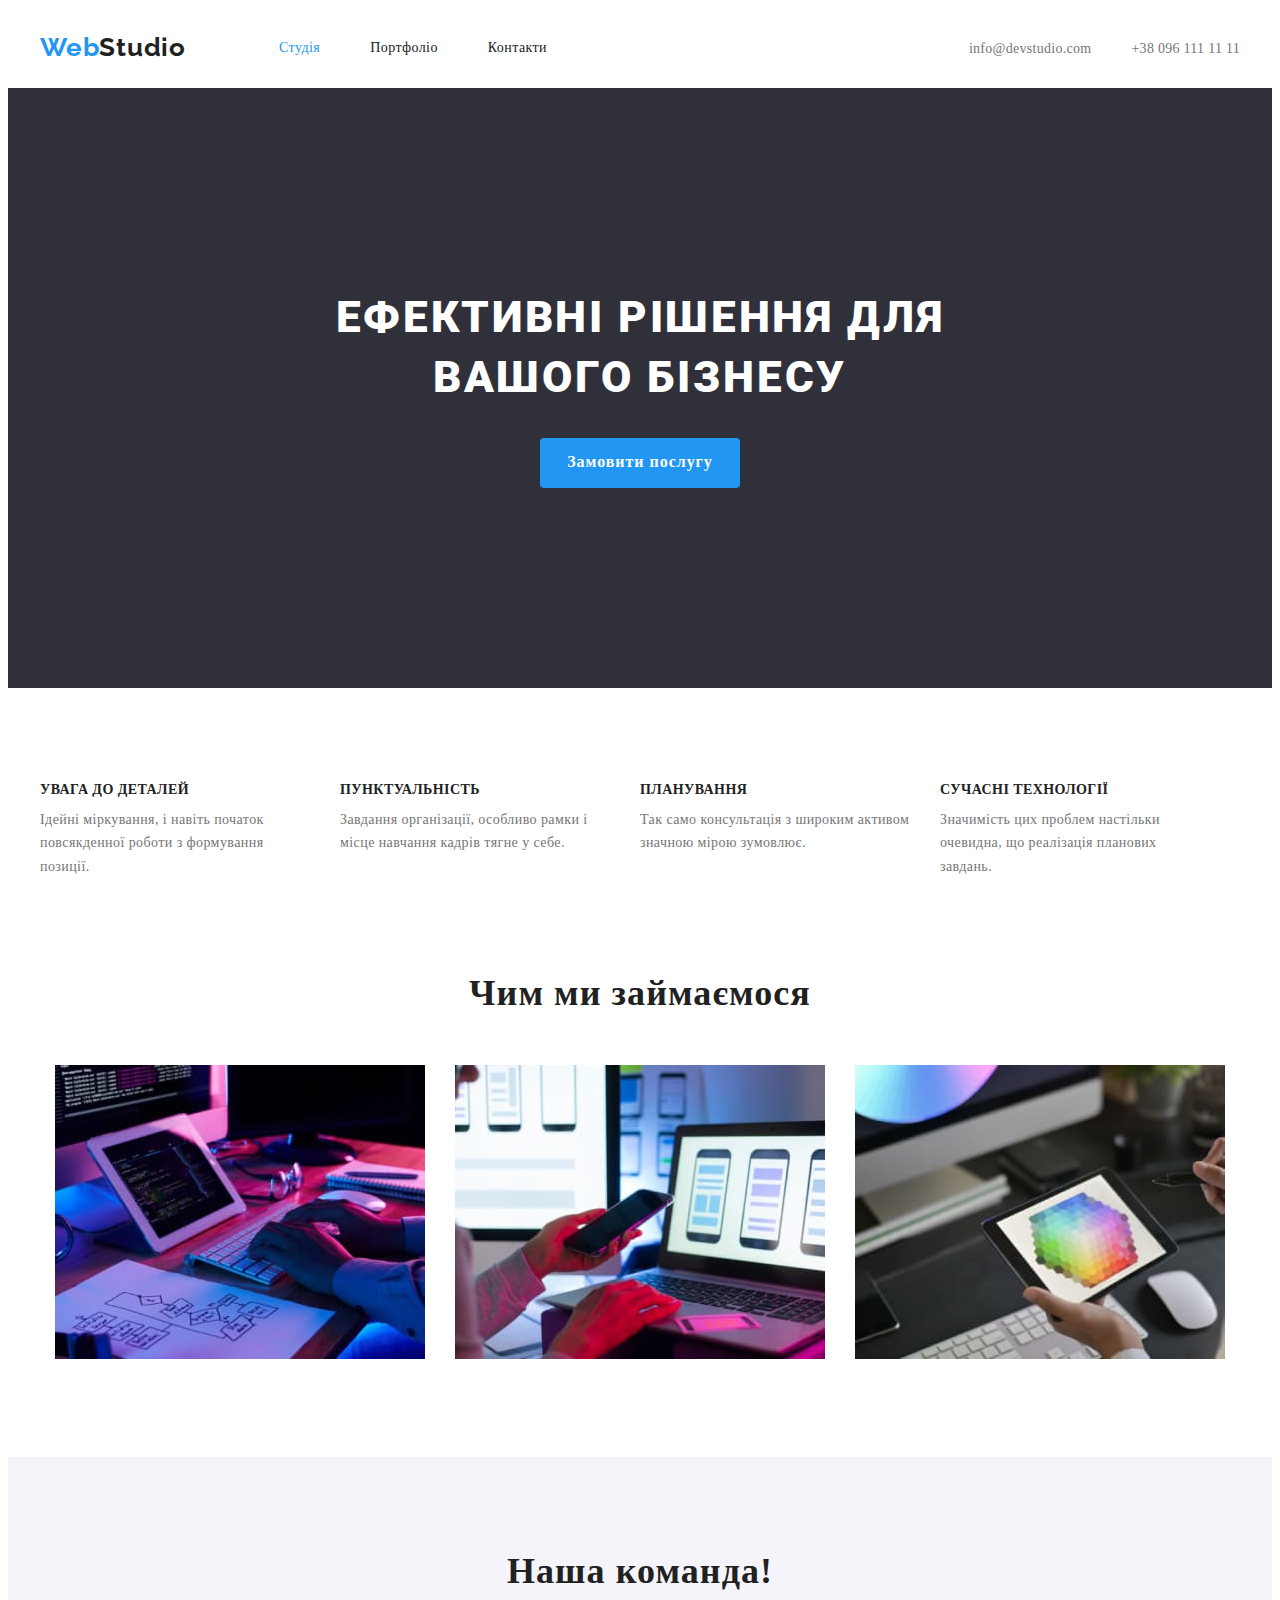
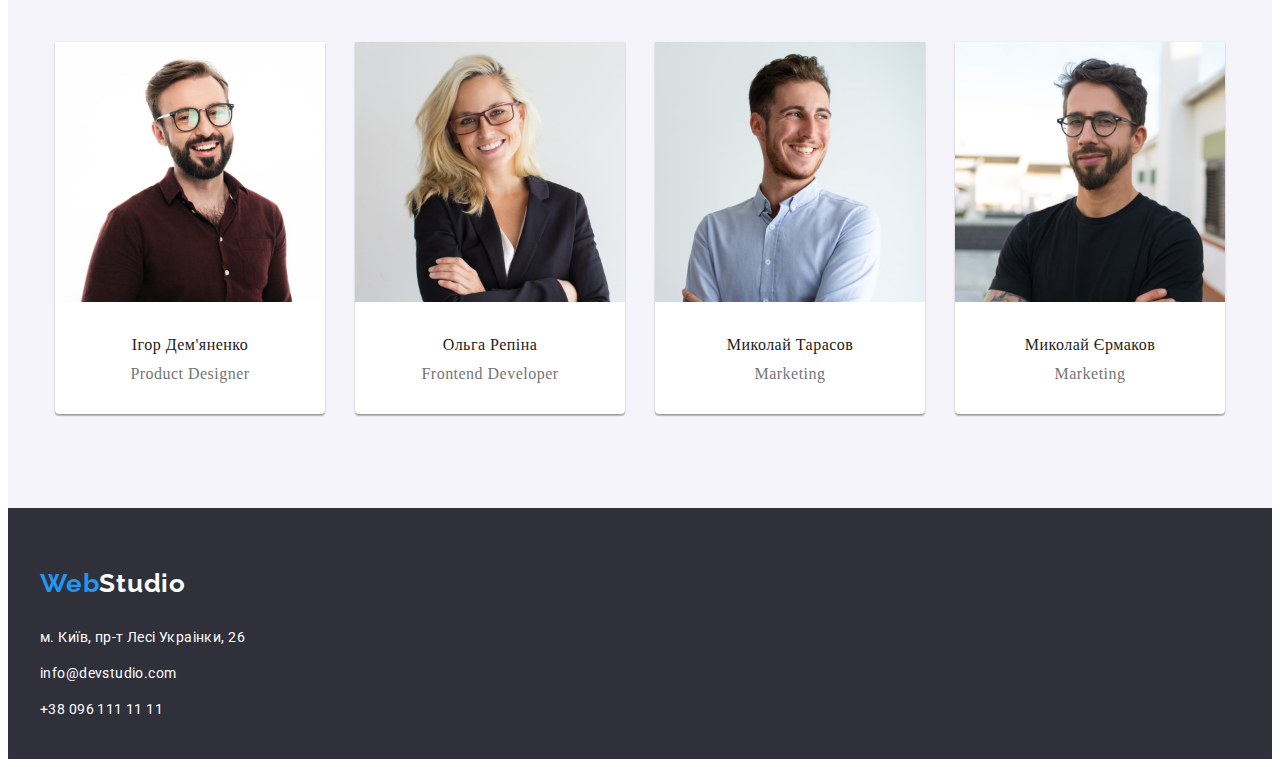
<file: index.html>
<!DOCTYPE html>
<html lang="uk">

<head>
  <meta charset="UTF-8" />
  <meta http-equiv="X-UA-Compatible" content="IE=edge" />
  <meta name="viewport" content="width=device-width, initial-scale=1.0" />
  <title>Document</title>
  <link href="https://fonts.googleapis.com/css2?family=Raleway:wght@700&family=Roboto:wght@400;500;700;900&display=swap"
    rel="stylesheet">
  <link rel="stylesheet" href="https://cdnjs.cloudflare.com/ajax/libs/modern-normalize/1.1.0/modern-normalize.min.css"
    integrity="sha512-wpPYUAdjBVSE4KJnH1VR1HeZfpl1ub8YT/NKx4PuQ5NmX2tKuGu6U/JRp5y+Y8XG2tV+wKQpNHVUX03MfMFn9Q=="
    crossorigin="anonymous" referrerpolicy="no-referrer" />
  <link rel="stylesheet" href="./css/styles.css" />
</head>

<body class="content-body">
  <header class="hdr">
    <div class="container">
      <nav class="navigation">
        <a href="./index.html" class="header-logo">Web<span class="header-logo-sp">Studio</span></a>
        <ul class="nav-list">
          <li class="nav-list-item"><a class="site-nav site-nav-act" href="./index.html">Студія</a></li>
          <li class="nav-list-item"><a class="site-nav" href="./portfolio.html">Портфоліо</a></li>
          <li class="nav-list-item"><a class="site-nav" href="#">Контакти</a></li>
        </ul>
      </nav>
      <ul class="address-list">
        <li>
          <a href="mailto:info@devstudio.com" class="link-page-mail">info@devstudio.com</a>
        </li>
        <li>
          <a href="tel:+380961111111" class="link-page-tel">+38 096 111 11 11</a>
        </li>
      </ul>
    </div>
  </header>
  <main>
    <!--Herro-->
    <section class="main-section">
      <div class="container">
        <h1 class="main-title">Ефективні рішення для вашого бізнесу</h1>

        <button class="main-button" type="button">Замовити послугу</button>

      </div>
    </section>
    <!--Особливості-->
    <section class="section features-section">
      <div class="container">
        <h2 class="visually-hidden">Особливості</h2>
        <ul class="features">
          <li class="features-item">
            <h3 class="features-title-h3">УВАГА ДО ДЕТАЛЕЙ</h3>
            <p class="features-text">
              Ідейні міркування, і навіть початок повсякденної роботи з
              формування позиції.
            </p>
          </li>
          <li class="features-item">
            <h3 class="features-title-h3">ПУНКТУАЛЬНІСТЬ</h3>
            <p class="features-text">
              Завдання організації, особливо рамки і місце навчання кадрів тягне
              у себе.
            </p>
          </li>
          <li class="features-item">
            <h3 class="features-title-h3">ПЛАНУВАННЯ</h3>
            <p class="features-text">
              Так само консультація з широким активом значною мірою зумовлює.
            </p>
          </li>
          <li class="features-item">
            <h3 class="features-title-h3">СУЧАСНІ ТЕХНОЛОГІЇ</h3>
            <p class="features-text">
              Значимість цих проблем настільки очевидна, що реалізація планових
              завдань.
            </p>
          </li>
        </ul>
      </div>
    </section>
    <!--чим ми займаємося-->
    <section class="section work-section">
      <div class="container">
        <h2 class="work-h2">Чим ми займаємося</h2>
        <ul class="work-content">
          <li class="work-item">
            <img  class="work-img" src="images/desktop.jpg" alt="робочий стіл" width="370" />
          </li>
          <li class="work-item">
            <img  class="work-img" src="images/mobile.jpg" alt="телефони" width="370" />
          </li>
          <li class="work-item">
            <img  class="work-img" src="images/tablet.jpg" alt="планшет" width="370" />
          </li>
        </ul>
      </div>
    </section>
    <!--Наша команда-->
    <section class="section section-about-team">
      <div class="container">
        <h2 class="team-title">Наша команда!</h2>
        <ul class="team">
          <li class="team-list">
            <img src="images/igordemyanenko.jpg" alt="виробничий дизайнер" width="270" />
            <h3 class="team-name">Ігор Дем'яненко</h3>
            <p class="text-team">Product Designer</p>
          </li>
          <li class="team-list">
            <img src="images/olgarepina.jpg" alt="розробка интерфейсу" width="270" />
            <h3 class="team-name">Ольга Репіна</h3>
            <p class="text-team">Frontend Developer</p>
          </li>
          <li class="team-list">
            <img src="images/mikolaytarasov.jpg" alt="маркетинг" width="270" />
            <h3 class="team-name">Миколай Тарасов</h3>
            <p class="text-team">Marketing</p>
          </li>
          <li class="team-list">
            <img src="images/mikolayyermakov.jpg" alt="дизайнер интерфейсів" width="270" />
            <h3 class="team-name">Миколай Єрмаков</h3>
            <p class="text-team">Marketing</p>
          </li>
        </ul>
      </div>
    </section>
  </main>
  <footer class="footer-section">
    <div class="container">
      <a href="./index.html" class="header-logo">Web<span class="header-logo-footer">Studio</span></a>
      <address class="address-ftr">
        <ul class="link-bottom footer-style">
          <li class="link-bottom-item"><a href="https://goo.gl/maps/CPtrU1FHBa2aNyZL9" class="site-nav" target="_blank"
              rel="noopener noreferrer nofollow">
              м. Київ, пр-т Лесі Украінки, 26</a>
          </li>
          <li class="link-bottom-item">
            <a href="mailto:info@devstudio.com" class="site-nav">info@devstudio.com</a>
          </li>
          <li class="link-bottom-item">
            <a href="tel:+380961111111" class="site-nav">+38 096 111 11 11</a>
          </li>
        </ul>
      </address>
    </div>
  </footer>
</body>

</html>
</file>
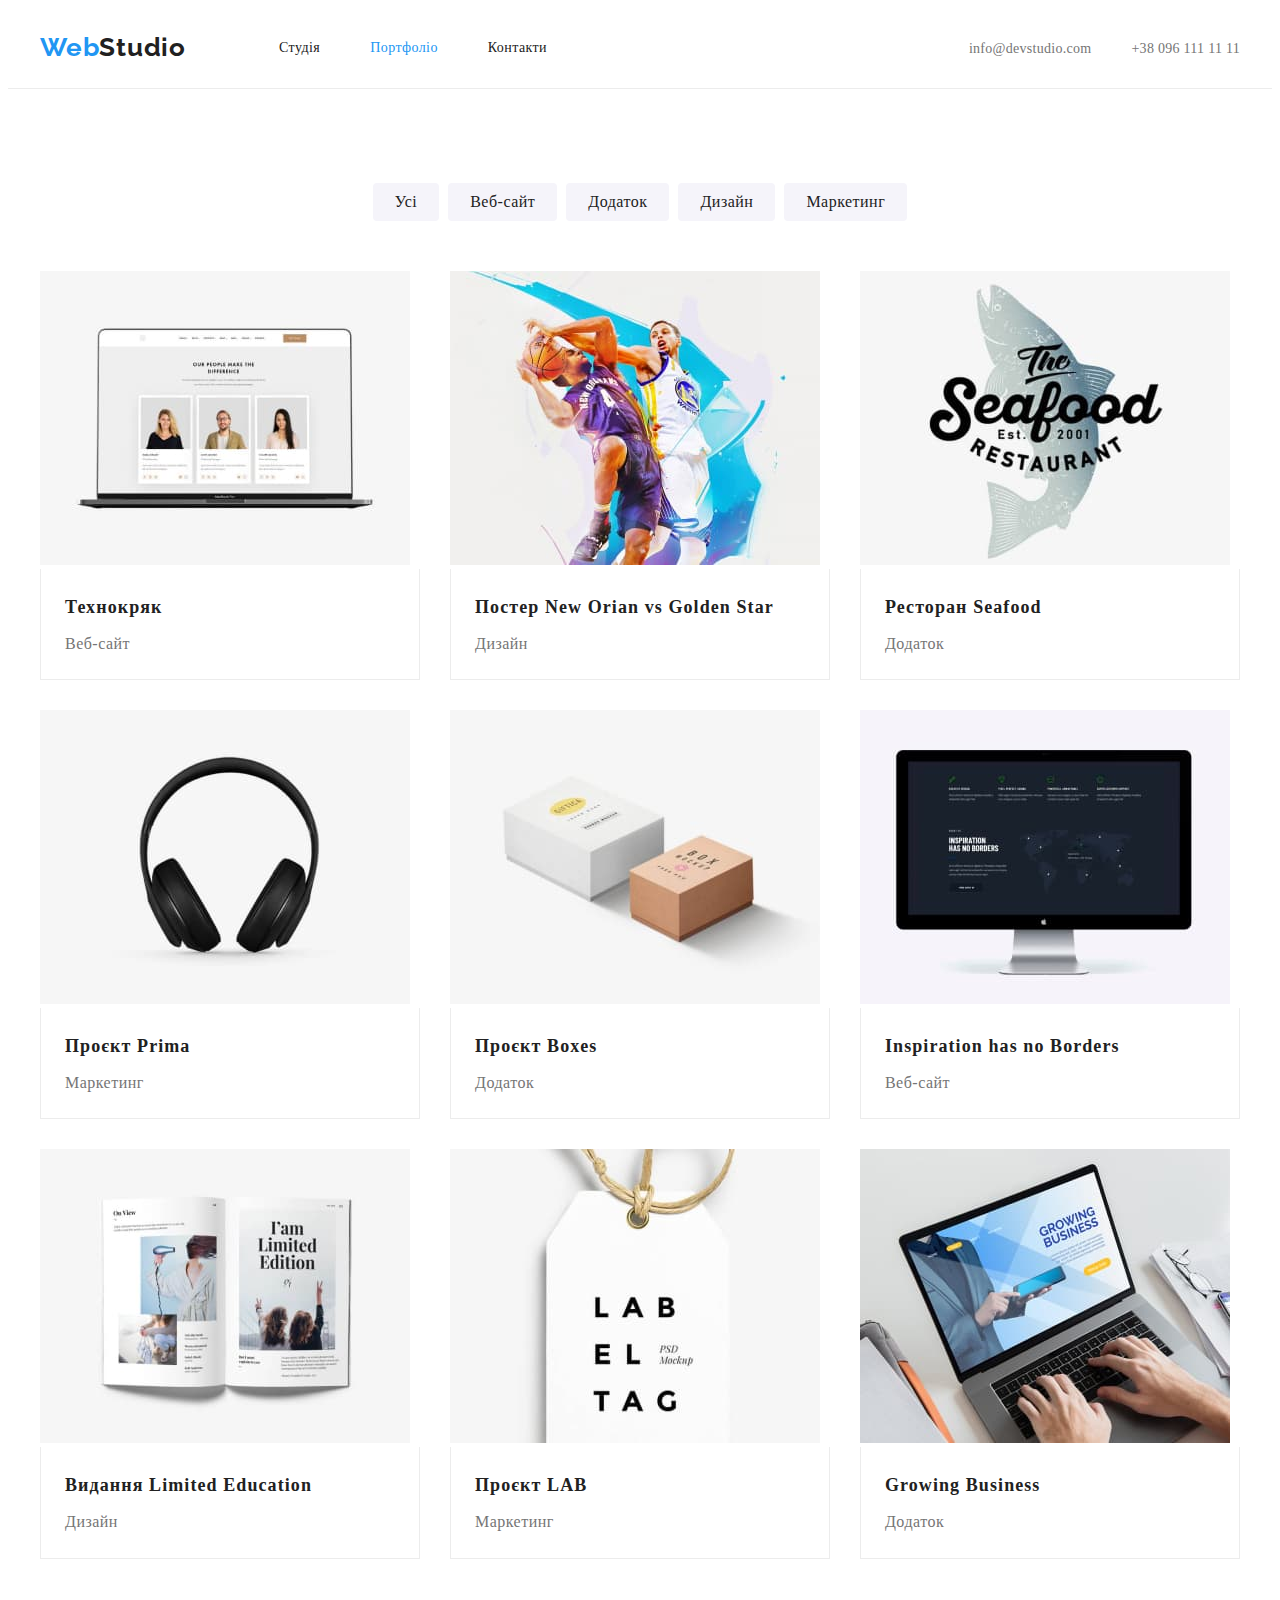
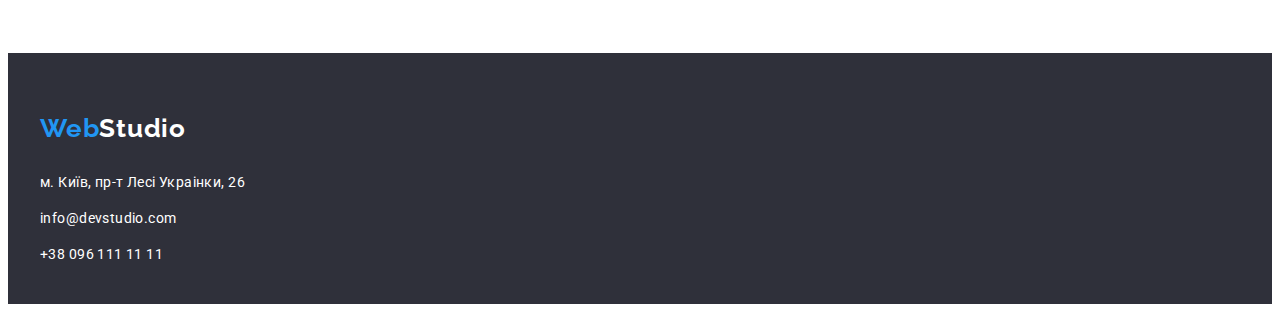
<file: portfolio.html>
<!DOCTYPE html>
<html lang="uk">

<head>
    <meta charset="UTF-8">
    <meta http-equiv="X-UA-Compatible" content="IE=edge">
    <meta name="viewport" content="width=device-width, initial-scale=1.0">
    <title>Document</title>
    <link
        href="https://fonts.googleapis.com/css2?family=Raleway:wght@700&family=Roboto:wght@400;500;700;900&display=swap"
        rel="stylesheet">
    <link rel="stylesheet" href="https://cdnjs.cloudflare.com/ajax/libs/modern-normalize/1.1.0/modern-normalize.min.css"
        integrity="sha512-wpPYUAdjBVSE4KJnH1VR1HeZfpl1ub8YT/NKx4PuQ5NmX2tKuGu6U/JRp5y+Y8XG2tV+wKQpNHVUX03MfMFn9Q=="
        crossorigin="anonymous" referrerpolicy="no-referrer" />
    <link rel="stylesheet" href="./css/styles.css">
</head>
<!--Портфолио-->

<body class="content-body">
    <header class="hdr bottom-line">
        <div class="container">
            <nav class="navigation">
                <a href="./index.html" class="header-logo">Web<span class="header-logo-sp">Studio</span></a>
                <ul class="nav-list">
                    <li class="nav-list-item"><a class="site-nav" href="./index.html">Студія</a></li>
                    <li class="nav-list-item"><a class="site-nav site-nav-act" href="./portfolio.html">Портфоліо</a>
                    </li>
                    <li class="nav-list-item"><a class="site-nav" href="#">Контакти</a></li>
                </ul>
            </nav>
            <!-- Посилання на тел.номер-->
            <ul class="address-list">
                <li>
                    <a href="mailto:info@devstudio.com" class="link-page-mail">info@devstudio.com</a>
                </li>
                <li>
                    <a href="tel:+380961111111" class="link-page-tel">+38 096 111 11 11</a>
                </li>
            </ul>
        </div>
    </header>
    <!--Projects-->
    <main>
        <section class="section">
            <div class="container">
                <h1 class="visually-hidden">about work</h1>
                <ul class="list-btn">
                    <li class="list-btn-item"><button type="button" class="button-filtr">Усі</button></li>
                    <li class="list-btn-item"><button type="button" class="button-filtr">Веб-сайт</button></li>
                    <li class="list-btn-item"><button type="button" class="button-filtr">Додаток</button></li>
                    <li class="list-btn-item"><button type="button" class="button-filtr">Дизайн</button></li>
                    <li class="list-btn-item"><button type="button" class="button-filtr">Маркетинг</button></li>
                </ul>
                <ul class="page-styles">
                    <li class="page-wrap">
                        <img src="images/img-tehnokr.jpg" alt="технокр" class="img-block" width="370">
                        <div class="titles">
                        <h2 class="title-block">Технокряк</h2>
                        <p class="text-block">Веб-сайт</p>
                        </div>

                    </li>
                    <li class="page-wrap">
                        <img src="images/img-basket.jpg" alt="корзина" class="img-block" width="370">
                        <div class="titles">
                        <h2 class="title-block">Постер New Orian vs Golden Star</h2>
                        <p class="text-block">Дизайн</p>
                        </div>

                    </li>
                    <li class="page-wrap">
                        <img src="images/img-seafood.jpg" alt="рибний ресторан" class="img-block" width="370">
                        <div class="titles">
                        <h2 class="title-block">Ресторан Seafood</h2>
                        <p class="text-block">Додаток</p>
                        </div>

                    </li>
                    <li class="page-wrap">
                        <img src="images/img-earphones.jpg" alt="навушники" class="img-block" width="370">
                        <div class="titles">
                        <h2 class="title-block">Проєкт Prima</h2>
                        <p class="text-block">Маркетинг</p>
                        </div>

                    </li>
                    <li class="page-wrap">
                        <img src="images/img-box.jpg" alt="коробки" class="img-block" width="370">
                        <div class="titles">
                        <h2 class="title-block">Проєкт Boxes</h2>
                        <p class="text-block">Додаток</p>
                        </div>
                    </li>
                    <li class="page-wrap">
                        <img src="images/img-monitor.jpg" alt="екран" class="img-block" width="370">
                        <div class="titles">
                        <h2 class="title-block">Inspiration has no Borders</h2>
                        <p class="text-block">Веб-сайт</p>
                        </div>
                    </li>
                    <li class="page-wrap">
                        <img src="images/img-magazine.jpg" alt="журнал" class="img-block" width="370">
                        <div class="titles">
                        <h2 class="title-block">Видання Limited Education</h2>
                        <p class="text-block">Дизайн</p>
                        </div>

                    </li>
                    <li class="page-wrap">
                        <img src="images/img-label.jpg" alt="етикетка" class="img-block" width="370">
                        <div class="titles">
                        <h2 class="title-block">Проєкт LAB</h2>
                        <p class="text-block">Маркетинг</p>
                        </div>

                    </li>
                    <li class="page-wrap">
                        <img src="images/img-business.jpg" alt="бизнес" class="img-block" width="370">
                        <div class="titles">
                        <h2 class="title-block">Growing Business</h2>
                        <p class="text-block">Додаток</p>
                        </div>

                    </li>
                </ul>
            </div>
        </section>

    </main>
<footer class="footer-section">
    <div class="container">
        <a href="./index.html" class="header-logo">Web<span class="header-logo-footer">Studio</span></a>
        <address class="address-ftr">
            <ul class="link-bottom footer-style">
                <li class="link-bottom-item"><a href="https://goo.gl/maps/CPtrU1FHBa2aNyZL9" class="site-nav"
                        target="_blank" rel="noopener noreferrer nofollow">
                        м. Київ, пр-т Лесі Украінки, 26</a>
                </li>
                <li class="link-bottom-item">
                    <a href="mailto:info@devstudio.com" class="site-nav">info@devstudio.com</a>
                </li>
                <li class="link-bottom-item">
                    <a href="tel:+380961111111" class="site-nav">+38 096 111 11 11</a>
                </li>
            </ul>
        </address>
    </div>
</footer>



</body>

</html>
</file>
<file: css/styles.css>
content-body {
  font-size: 14px;
  letter-spacing: 0.03em;
  font-family: "Roboto", sans-serif;  
  background: white;
}
:root{
  --primary-text-color: #212121;
  --primary-white-color: white;
  --accent-color: #2196f3;
}
.container {  
    width: 1200px;    
    margin: 0px auto;
    padding: 0px 15px;
    /* outline: 2px solid red;  */
}
p,h1,h2,h3,h4,h5,h6 {
  margin: 0px;
}
ul,ol {
  margin:0px;
  padding-left: 0px;
}
button {
  cursor: pointer;
}
.section{ 
  padding-top: 94px;
  padding-bottom: 94px;
}
.navigation{
  display: flex;
  align-items: center;

}
header .container{
  display: flex;
 
}
.header-logo {
  font-family: "Raleway";
  font-weight: 700;
  font-size: 26px;
  line-height: 1.2;
  letter-spacing: 0.03em;
  text-decoration: none; 
  margin-right: 93px;
}
.header-logo-sp{
color: #212121;
}
a.header-logo {
  color: var(--accent-color);
}
.header-logo {
  color: black;

}
.nav-list{
  list-style: none;
  display: flex;
}
.nav-list-item:not(:last-child){
  margin-right: 50px;
}
.nav-list .site-nav{
  display: block;
  padding-top: 32px;
  padding-bottom: 32px;
}
.address-list{
  list-style: none;
  display: flex;
  align-items: center;
  margin-left:auto ;
}

.site-nav {
  font-weight: 500;
  font-size: 14px;
  line-height: 1.14;
  letter-spacing: 0.03em;
  color: #212121;
  text-decoration: none; 
}
.site-nav:hover,
.site-nav:focus, 
.site-nav-act{
  color: var(--accent-color)
}
.link-page-mail{
  padding-right: 40px;
}
a.link-page-tel,
a.link-page-mail {
  font-weight: 500;
  font-size: 14px;
  line-height: 1.14;
  letter-spacing: 0.02em;
  color: #757575;
  text-decoration: none;
}
a.link-page-mail:hover {
  color: var(--accent-color)
}
.link-page-tel:hover {
  color: var(--accent-color)
}

.main-section {
  background: #2f303a;
  display: block; 
  text-align: center;
  
}
.main-section{
  padding: 200px 0;
}
.main-title { 
 
  width: 696px;
  font-weight: 900;
  font-size: 44px;
  line-height: 1.36;
  text-align: center;
  display: block;  
  letter-spacing: 0.06em; 
  display: block;
  text-transform: uppercase;
  color: var(--primary-white-color); 
  margin-bottom: 30px;
  margin-left: auto;
  margin-right: auto;
  font-family:"Roboto" ;
}
.main-button {
  font-size: 16px;
  font-weight: 700;
  line-height: 1.9;
  min-width: 130px;
  display:inline-block; 
  text-align: center;   
  border-radius: 4px;  
  letter-spacing: 0.06em;
  color: white;
  background: #2196f3;
  font-family: inherit;
  width: 200px;
  height: 50px;
  border: none;
}

.visually-hidden {
  position: absolute;
  width: 1px;
  height: 1px;
  margin: 1px;
  border: 0px;
  padding: 0px;
  white-space: nowrap;
  clip-path: inset(100%);
  clip: rect(0000);
  overflow: hidden;  
}
.features {
display: flex;
  flex-wrap:wrap;
  
}
.features-item{
  list-style: none;
  width: 270px; 
}
.features-item:not(:last-child){
  margin-right: 30px;
}
.features-title-h3 {
  font-weight: 700;
  font-size: 14px;
  line-height: 1.14;
  letter-spacing: 0.03em;
  text-transform: uppercase;
  color: #212121;
  margin-bottom: 10px;
 
}
.features-text {  
  font-size: 14px;
  line-height: 1.7;
  letter-spacing: 0.03em;
  color: #757575;
}

.work-h2 {
  font-weight: 700;
  font-size: 36px;
  line-height: 1.16;
  text-align: center;
  letter-spacing: 0.03em;
  color: #212121;
  margin-bottom: 50px;
 
}
.work-content{
  list-style: none;
  display: flex;
  justify-content:center ;
}
.work-section{
  padding-top: 0;
}
.img{
  display: block;
  max-width: 100%;
  height: auto;
}
.work-item:not(:last-child){
  margin-right: 30px;
}
.section-about-team {
background: #F5F4FA;
}
.team-title {
  font-weight: 700 ;
  font-size: 36px;
  line-height: 1.16;
  text-align: center;
  letter-spacing: 0.03em;
  color: #212121;
  margin-bottom: 50px; 
}
.team{  
  list-style: none;
    display: flex;
    justify-content: center;
    
}
.team-list{
  box-shadow: 0px 1px 3px rgba(0, 0, 0, 0.12), 0px 1px 1px rgba(0, 0, 0, 0.14), 0px 2px 1px rgba(0, 0, 0, 0.2);
    border-radius: 0px 0px 4px 4px;
    padding-bottom: 30px;
    background-color: white;
}
.team-list:not(:last-child) {
  margin-right: 30px;
}
.team-name {
  font-weight: 500;
  font-size: 16px;
  line-height: 1.18;
  letter-spacing: 0.03em;
  color: #212121;
  margin-top: 30px;
  margin-bottom: 10px; 
  text-align: center;
}

.text-team { 
  font-size: 16px;
  line-height: 1.18;
  letter-spacing: 0.03em;
  color: #757575;
  text-align: center;
}
.link-bottom{
  list-style: none;
  
  
}
.address-ftr{
  margin-top: 28px;
}
.link-bottom a {
font-family: 'Roboto';
  font-style: normal;
  font-weight: 400;
  font-size: 14px;
  line-height: 1.5;
  letter-spacing: 0.03em;
  color:white;
  
}
.link-bottom-item:not(:last-child){
margin-bottom: 15px;
}
.footer-section {
  background: #2f303a;
  }
.footer-section a{
  cursor: default;
}
.footer-section{
  padding-top: 60px;
  padding-bottom: 39px;
}   
.header-logo-footer {
  color: white;
}
/* <!--portfolio-- */
.list-btn{
  list-style: none;
  display: flex;
  justify-content: center;
}
.bottom-line{
border-bottom: 1px solid #ECECEC;
}
.page-styles {
  display: flex;
  flex-wrap: wrap;
  margin-top: -30px;
  margin-left: -30px;
}
.page-styles { 
  list-style: none; 
}
.page-wrap{
 flex-basis: calc(100%/3 - 30px);
  margin-top: 30px;
  margin-left: 30px;

}
.titles{
  padding: 20px 24px;
  border-bottom: 1px solid #ECECEC;
  border-left: 1px solid #ECECEC;
  border-right: 1px solid #ECECEC;
}
.page-wrap:nth-child(3n){
  margin-right: 0;
}
.button-filtr {
  font-weight: 500;
  font-size: 16px;
  line-height: 1.6;
  text-align: center;
  letter-spacing: 0.03em;
  color: #212121;
  background: #F5F4FA;
  cursor: pointer;
  border: none;
  font-family: inherit;
  border-radius: 4px;
  padding: 6px 22px;
}
.list-btn{
  margin-bottom: 50px;
}
.list-btn-item:not(:last-child){
  margin-right: 9px;
}

.button-filtr:hover,
.button-filtr:focus
 {
  font-weight: 500;
  font-size: 16px;
  line-height: 1.6;
  text-align: center;
  color: #ffffff;
  background-color: #2196f3;
}

.title-block {
  font-weight: 700;
  font-size: 18px;
  line-height: 2;
  color: #212121;
  letter-spacing: 0.06em;
  margin-bottom: 4px;
}

.text-block {
  font-weight: 400;
  font-size: 16px;
  line-height: 1.9;
  color: #757575;
  letter-spacing: 0.03em;
  
}
</file>
